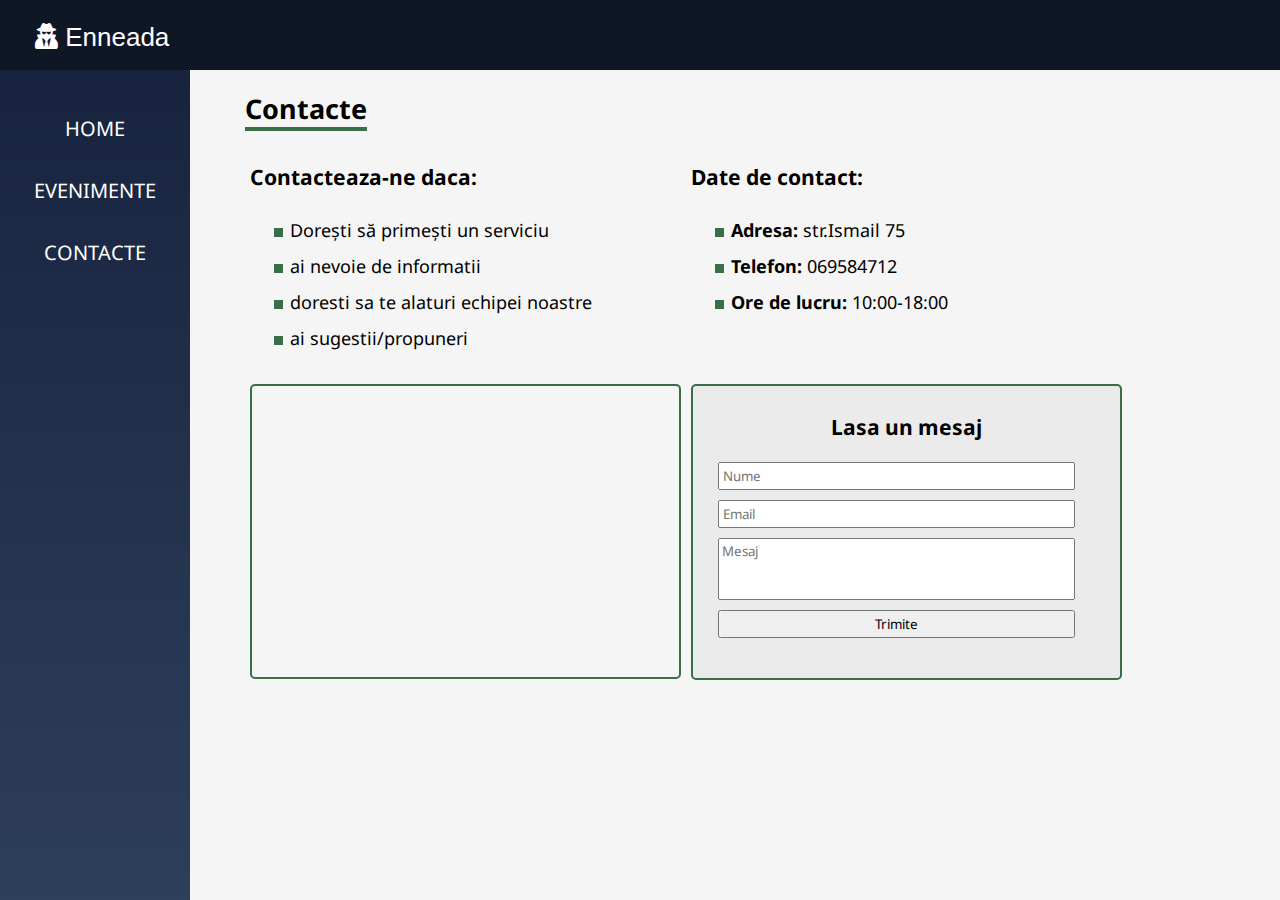
<file: pages/contacte.html>
<!Doctype html>
<html>

<head>
    <meta charset="UTF-8" />
    <link rel="stylesheet" type="text/css" href="../css/stile.css" />
    <meta name="viewport" content="width=device-width, initial-scale=1.0" />
    <link rel="stylesheet" href="https://cdnjs.cloudflare.com/ajax/libs/font-awesome/5.15.2/css/all.min.css" />
    <title>Enneada</title>
</head>

<body>
    <header>
        <a href="..//index.html" class="logo">
            <i class="fa fa-user-secret"></i>
                Enneada
        </a>
        <i id="menu-btn" class="fas fa-bars" onclick="show()"></i>

    </header>
    <div class="page-container">

        <aside id="side-menu">
            <a href="../index.html">Home</a>
            <a href="evenimente.html">Evenimente</a>
            <a href="contacte.html">Contacte</a>
        </aside>
        <main>
            <h2 class="title">Contacte</h2>
            <div class="row">
                <div class="col-50">
                    <h3>Contacteaza-ne daca:</h3>
                    <ul class="contact-list">
                        <li>Dorești să primești un serviciu</li>
                        <li>ai nevoie de informatii</li>
                        <li>doresti sa te alaturi echipei noastre</li>
                        <li>ai sugestii/propuneri</li>
                    </ul>
                </div>
                <div class="col-50">
                    <h3>Date de contact:</h3>
                    <ul class="contact-list">
                        <li><b>Adresa:</b> str.Ismail 75</li>
                        <li><b>Telefon:</b> 069584712</li>
                        <li><b>Ore de lucru:</b> 10:00-18:00</li>
                    </ul>
                </div>
            </div>
            <div class="row">
                <div class="col-50">
                    <iframe class="map"
                        src="https://www.google.com/maps/embed?pb=!1m18!1m12!1m3!1d10880.627303192996!2d28.835888614578742!3d47.017526617858586!2m3!1f0!2f0!3f0!3m2!1i1024!2i768!4f13.1!3m3!1m2!1s0x40c97c371f74f66d%3A0x9962ecd9dd44ee43!2sStrada%20Ismail%2C%20Chi%C8%99in%C4%83u%2C%20Moldova!5e0!3m2!1sro!2s!4v1708502950594!5m2!1sro!2s"
                        allowfullscreen="" loading="lazy"
                        referrerpolicy="no-referrer-when-downgrade"></iframe>
                </div>
                <div class="col-50">
                    <div class="contact-form">
                        <form>
                            <h3 class="centrare">Lasa un mesaj</h3>
                            <input type="text" placeholder="Nume" required/>
                            <input type="email" placeholder="Email" required/>
                            <textarea rows="3" placeholder="Mesaj" required></textarea>
                            <input type="submit" value="Trimite" >
                        </form>
                    </div>
                </div>
            </div>

        </main>

    </div>
    <script src="../js/main.js"></script>
</body>

</html>
</file>
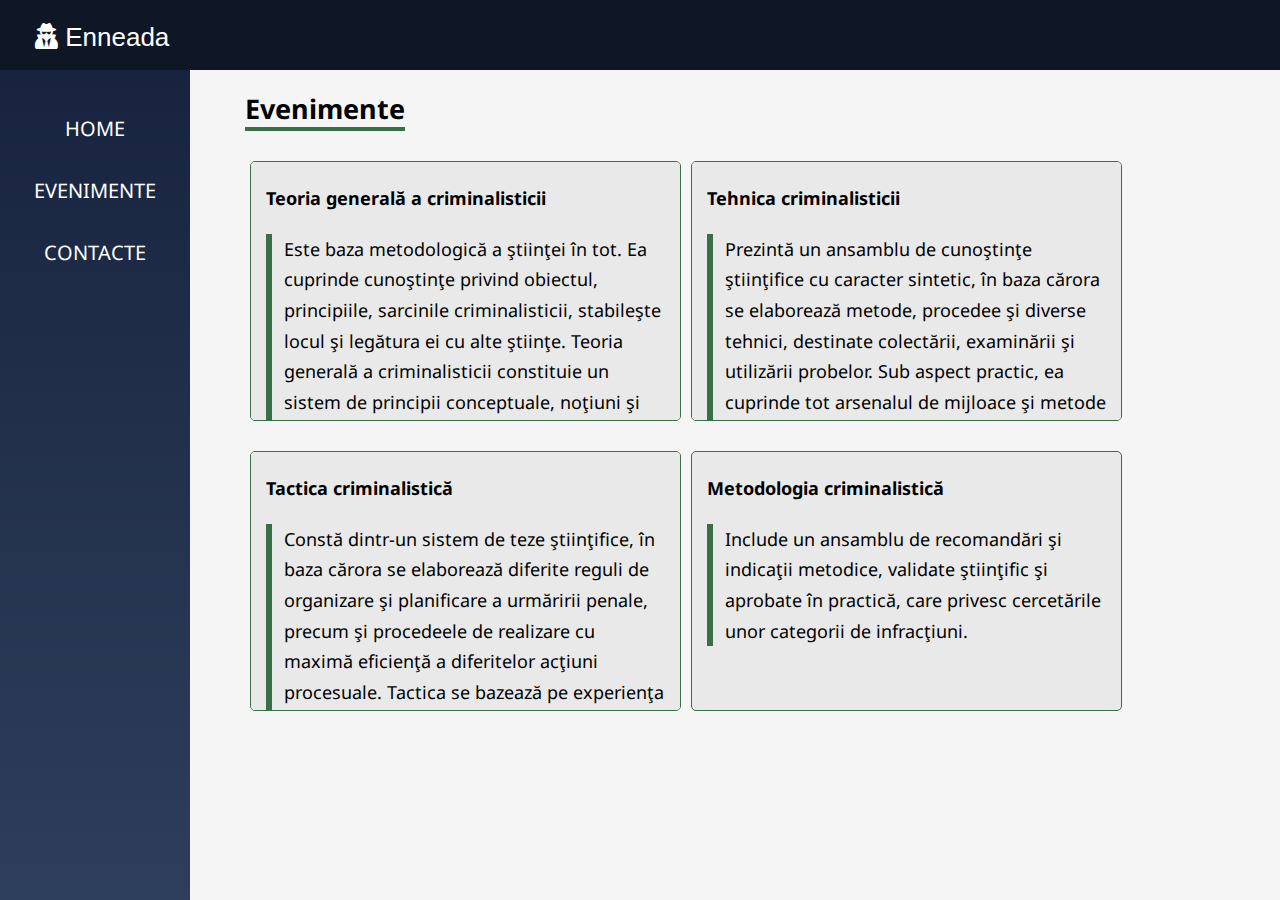
<file: pages/evenimente.html>
<!Doctype html>
<html>

<head>
    <meta charset="UTF-8" />
    <link rel="stylesheet" type="text/css" href="../css/stile.css" />
    <meta name="viewport" content="width=device-width, initial-scale=1.0" />
    <link rel="stylesheet" href="https://cdnjs.cloudflare.com/ajax/libs/font-awesome/5.15.2/css/all.min.css" />
    <title>Enneada</title>
</head>

<body>
    <header>
        <a href="..//index.html" class="logo">
            <i class="fa fa-user-secret"></i>
            Enneada
        </a>
        <i id="menu-btn" class="fas fa-bars" onclick="show()"></i>
    </header>
    <div class="page-container">

        <aside id="side-menu">
            <a href="../index.html">Home</a>
            <a href="evenimente.html">Evenimente</a>
            <a href="contacte.html">Contacte</a>
        </aside>
        <main>
            <h2 class="title">Evenimente</h2>
            <div class="row row-event">
                <div class="col-50">
                    <div class="event">
                        <h4>Teoria generală a criminalisticii</h4>
                        <p>
                            Este baza metodologică a ştiinţei în tot. Ea cuprinde cunoştinţe privind obiectul,
                            principiile, sarcinile criminalisticii, stabileşte locul şi legătura ei cu alte ştiinţe.
                            Teoria generală a criminalisticii constituie un sistem de principii conceptuale, noţiuni şi
                            categorii, definiţii şi conexiuni ce interpretează obiectul ştiinţei în ansamblu.
                        </p>
                    </div>
                </div>

                <div class="col-50">
                    <div class="event">
                        <h4>Tehnica criminalisticii</h4>
                        <p>
                            Prezintă un ansamblu de cunoştinţe ştiinţifice cu caracter sintetic, în baza cărora se
                            elaborează metode, procedee şi diverse tehnici, destinate colectării, examinării şi
                            utilizării probelor. Sub aspect practic, ea cuprinde tot arsenalul de mijloace şi metode
                            destinate colectării informaţiilor cu semnificaţie criminalistică. Fundamentul e format din
                            datele unui rînd de ştiinţe tehnice, ca: traseologia,
                            armologia, gapitoscopia.
                        </p>
                    </div>
                </div>
            </div>
            <div class="row row-event">
                <div class="col-50">
                    <div class="event">
                        <h4>Tactica criminalistică</h4>
                        <p>
                            Constă dintr-un sistem de teze ştiinţifice, în baza cărora se elaborează diferite reguli de
                            organizare şi planificare a urmăririi penale, precum şi procedeele de realizare cu maximă
                            eficienţă a diferitelor acţiuni procesuale. Tactica se bazează pe experienţa pozitivă a
                            practicii judiciare, avînd menirea să adapteze la necesităţile actului concret de
                            investigaţii, preconizările altor ştiinţe.
                        </p>
                    </div>
                </div>

                <div class="col-50">
                    <div class="event">
                        <h4>Metodologia criminalistică</h4>
                        <p>
                            Include un ansamblu de recomandări şi indicaţii metodice, validate ştiinţific şi aprobate în
                            practică, care privesc cercetările unor categorii de infracţiuni.
                        </p>
                    </div>
                </div>
            </div>
        </main>

    </div>
    <script src="../js/main.js"></script>
</body>

</html>
</file>
<file: css/stile.css>
@import url('https://fonts.googleapis.com/css2?family=Noto+Sans:ital,wght@0,100..900;1,100..900&display=swap');
@import url('https://fonts.googleapis.com/css2?family=Dancing+Script:wght@400..700&display=swap');

*{
    box-sizing: border-box;
}

::-webkit-scrollbar {
    width: 6px;
}

::-webkit-scrollbar-thumb {
    background: rgb(154, 153, 153);
    border-radius: 8px;
}

body{
    margin : 0;
    background-color: #f5f5f5;
    font-size: 18px;
    font-family: 'Noto Sans', sans-serif;
}

header{
    height: 70px ;
    background-color: #0f1626;
    position : fixed;
    width: 100%;
    padding-top: 20px;
    padding-left: 30px;
    font-size: 24px;
}

header a {
    color: white;
    text-decoration: none;

}

.page-container{
    min-height: 100vh;
    padding-top: 70px;
}

main{
    margin: 10px 10% 60px 220px;
    padding: 0px 25px;
}

aside {
    width: 190px;
    height: 100vh;
    position: fixed;
    background : linear-gradient(to bottom, #18243f, #30415d);
    padding-top: 10px;
    font-size: 20px;
}

aside a {
    display: block;
    color: white;
    text-transform: uppercase;
    text-decoration: none;
    text-align: center;
    margin-top: 35px;
}

.logo{
    margin-left: 5px;
    font-size: 26px;
    color: white;
    font-family:'Gill Sans', 'Gill Sans MT', Calibri, 'Trebuchet MS', sans-serif ;
}

p {
    line-height: 170%;
    border-left: 6px solid #386f48;
    padding-left: 12px;
}

.row {
    overflow: auto;

}

[class^="col-"] {
    float: left;
    padding: 5px;
}

.col-10 { width: 10%;}
.col-20 { width: 20%;}
.col-30 { width: 30%;}
.col-40 { width: 40%;}
.col-50 { width: 50%;}
.col-60 { width: 60%;}
.col-70 { width: 70%;}
.col-80 { width: 80%;}
.col-90 { width: 90%;}
.col-100 { width: 100%;}

.title {
    border-bottom: 4px solid #386f48;
    margin-bottom: 5px;
    margin-top: 10px;
    display : inline-block;
}

.video {
    display: block;
    max-height: 50vh;
    margin: 40px auto;
    max-width: 100%;
    border-radius: 8px;
}

.galerie {
    display: flex;
    justify-content: space-around;
    flex-wrap: wrap;
    margin-top: 40px;
}

.galerie img {
    width: 250px;
    height: 250px;
    object-fit: cover;
    border-radius: 5px;
    transition: all 0.3s;
}

.galerie img:hover {
    transform: scale(1.05);
    transition: all 0.3s;
}

.row-event {
    margin-top: 20px;
}

.event {
    padding: 0px 15px 15px 15px;
    background-color: #e9e9e9;
    border-radius: 5px;
    border: 1px solid #386f48;
    height: 260px;
    overflow-y: scroll;
}

.contact-list {
    line-height: 200%;
    list-style: linear-gradient(#386f48, #386f48);
}

.map {
    width: 100%;
    max-width: 500px;
    height: 295px;
    border-radius: 5px;
    border: 2px solid #386f48 !important;
}

.centrare {
    text-align: center;
}

.contact-form {
    background-color: rgb(235, 235, 235);
    border-radius: 5px;
    border: 2px solid #386f48;
    max-width: 500px;
    padding: 5px 15px 30px 15px;
}

.contact-form input, .contact-form textarea {
    display: block;
    width: 90%;
    margin: 15px, auto 0px auto;
    resize: none;
    margin: 10px;
    font-family: inherit;
    padding: 3px;
    font-size: 16opx;
}

#menu-btn {
    color: white;
    font-size: 27px;
    position: absolute;
    right: 25px;
    top: 22px;
    display: none;
}

.show {
    display: block !important;
}

@media (max-width: 768px) {

    body {
        font-size: 16px;
    }

    [class^="col-"] {
        width: 100%;
    }

    main {
        margin: 0px;
        padding: 10px 15px 20px 15px;
    }

    aside {
        display: none;
        height: auto;
        width: 100%;
        padding-top: 0px;
        padding-bottom: 25px;
    }

    .galerie img {
        width: 130px;
        height: 130px;
    }

    #menu-btn {
        display: block;
    }
}
</file>
